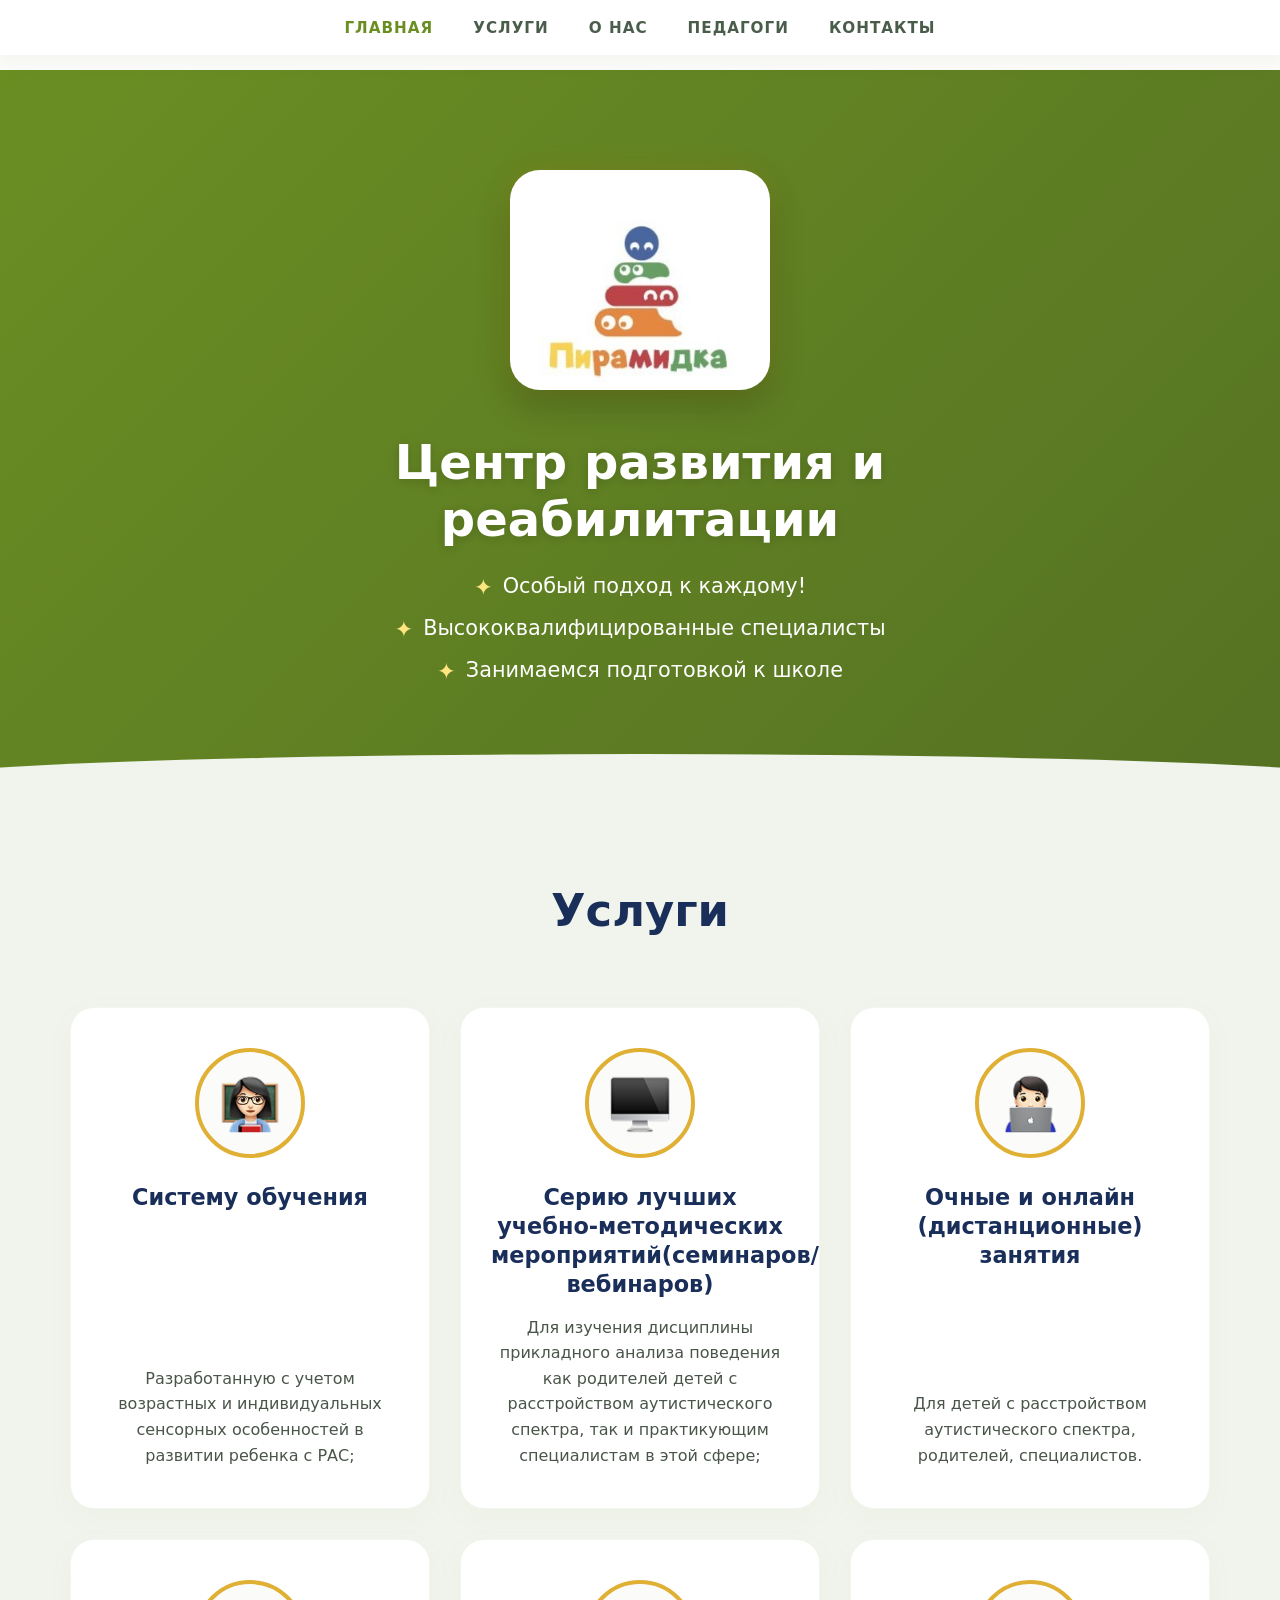
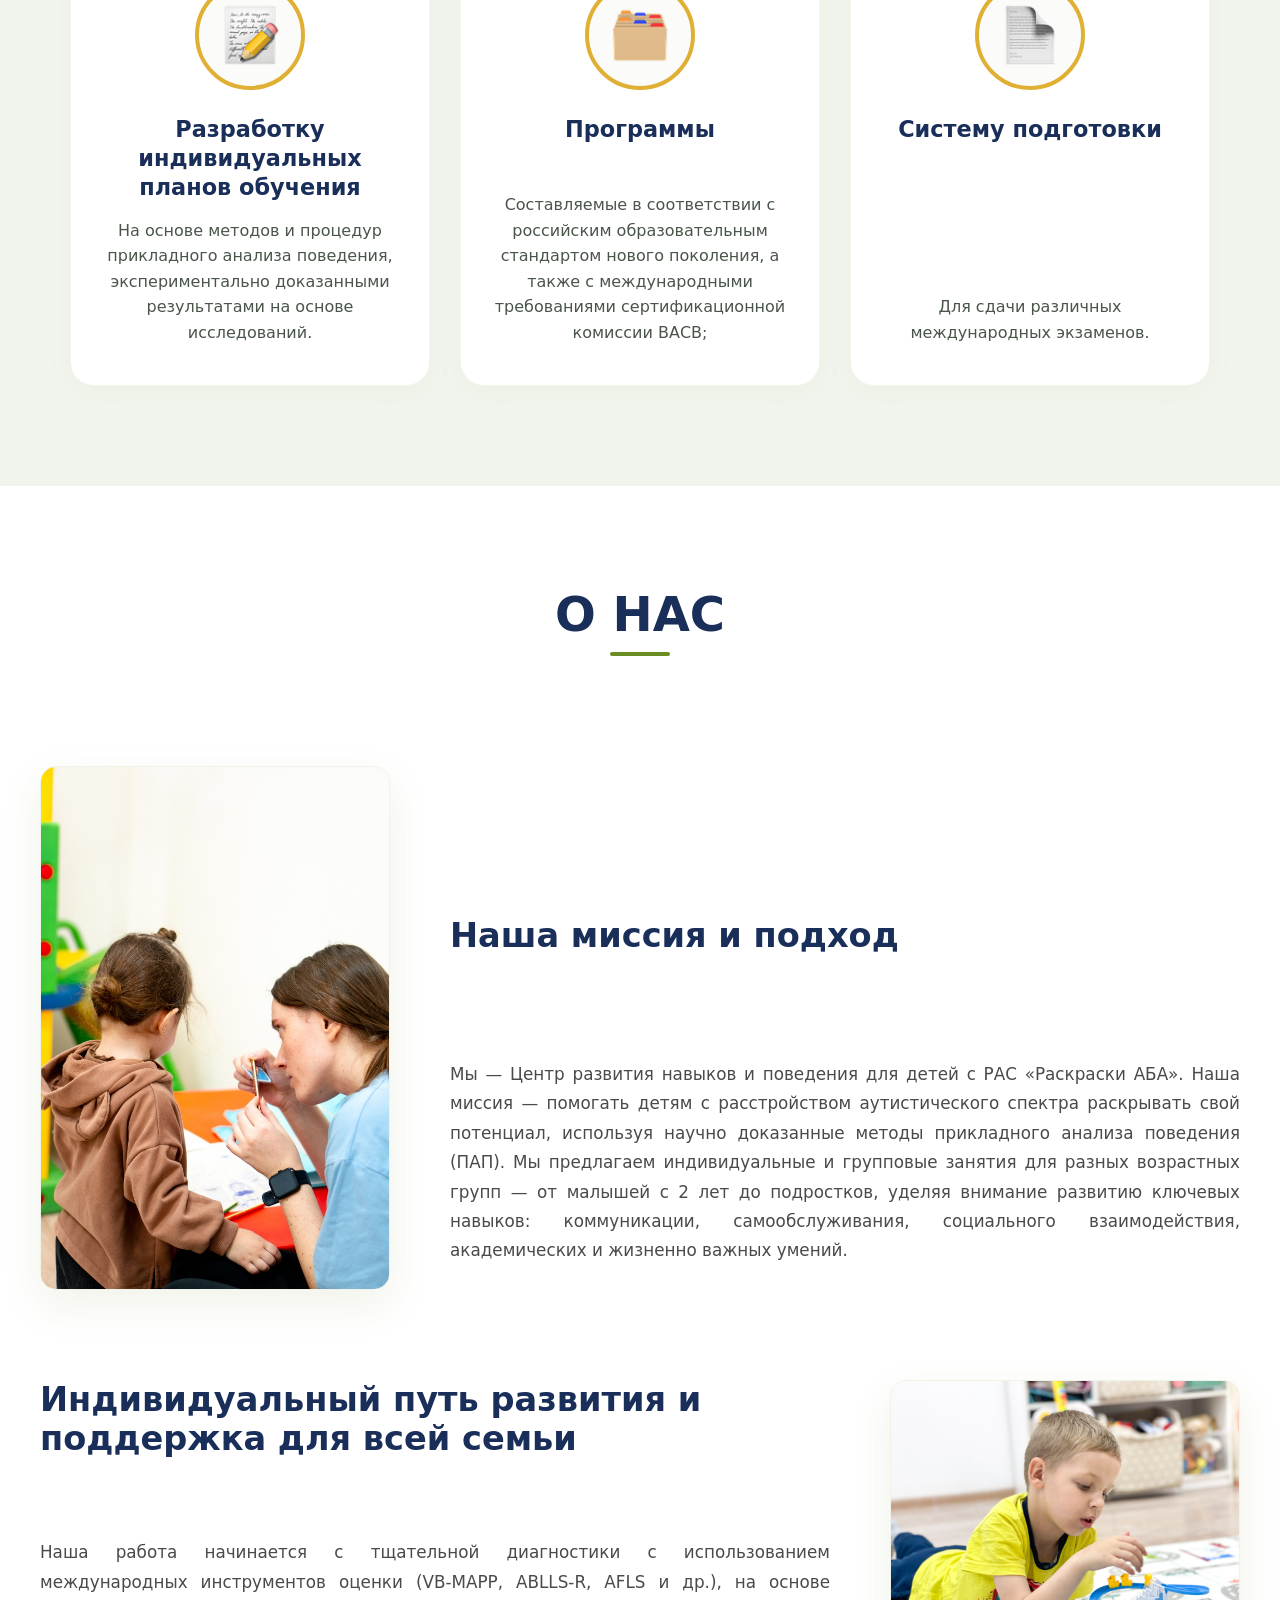
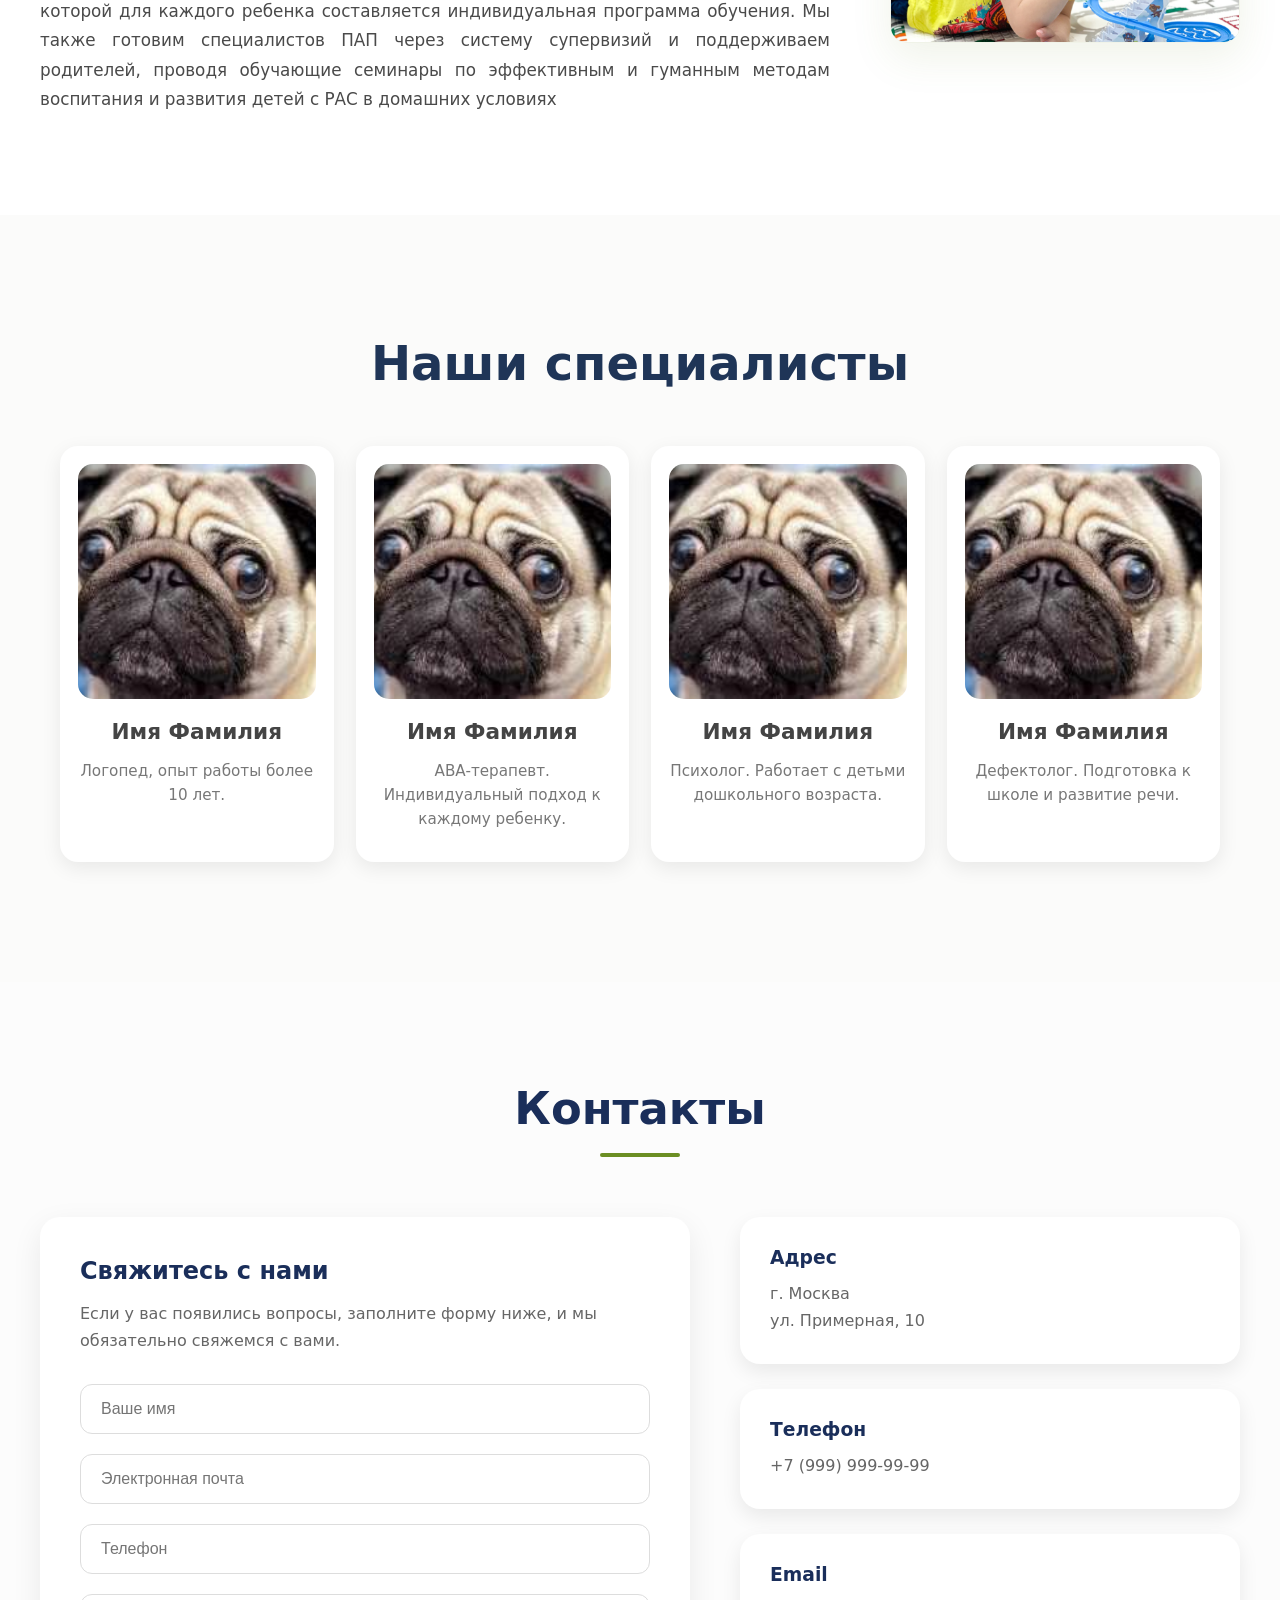
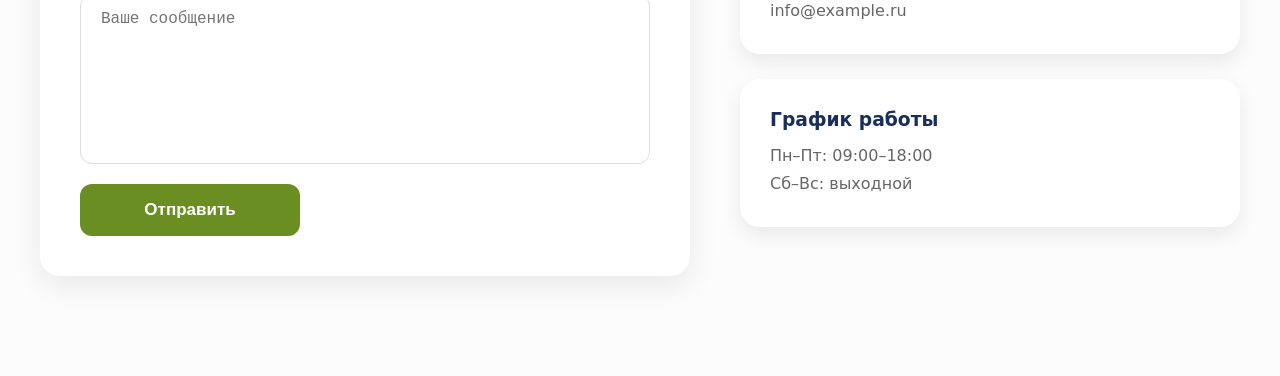
<file: website-app/index.html>
<!DOCTYPE html>
<html lang="ru">
<head>
    <meta charset="UTF-8">
    <meta name="viewport" content="width=device-width, initial-scale=1.0">
    <title>Центр развития и реабилитации «Пирамидка»</title>
    <link rel="stylesheet" href="assets/css/base.css">
</head>
<body>

    <header class="header">
        <div class="header-container">
            <nav class="nav">
                <ul>
                    <li><a href="#shapka" class="active">ГЛАВНАЯ</a></li>
                    <li><a href="#infuslugi">УСЛУГИ</a></li>
                    <li><a href="#infonas">О НАС</a></li>
                    <li><a href="#pedagog">ПЕДАГОГИ</a></li>
                    <li><a href="#contact">КОНТАКТЫ</a></li>
                </ul>
            </nav>

        </div>
    </header>

    <section  id="shapka" class="shapka">
        <div class="shapka-bam" > 
            
            <div class="piramidka">
                <img src="images/пирамидка.jpg">
            </div>

            <div class="infa-shapka">
                
                <h1>
                    Центр развития и реабилитации 
                </h1>
                
                <ul>
                    <li>Особый подход к каждому!</li>
                    <li>Высококвалифицированные специалисты</li>
                    <li>Занимаемся подготовкой к школе</li>
                </ul>
                
            </div>
        </div>   
    </section >

    <section  id="infuslugi" class="uslugi">
        <div class="con-uslugi">
            <h1>Услуги</h1>
            <div class="card-usligi">
                <img src="icons/1.png">
                <h1>Систему обучения</h1>
                <p>
                    Разработанную с учетом возрастных и 
                    индивидуальных сенсорных особенностей
                    в развитии ребенка с РАС;
                </p>
            </div>

            <div class="card-usligi">
                <img src="icons/2.png">
                <h1>Серию лучших учебно-методических
                    мероприятий(семинаров/вебинаров)</h1>
                <p>
                    Для изучения дисциплины прикладного 
                    анализа поведения как родителей детей 
                    с расстройством аутистического спектра, 
                    так и практикующим специалистам в этой сфере;
                </p>
            </div>

            <div class="card-usligi">
                <img src="icons/3.png">
                <h1>Очные и онлайн (дистанционные) занятия</h1>
                <p>
                    Для детей с расстройством аутистического спектра, 
                    родителей, специалистов.
                </p>
            </div>

            <div class="card-usligi">
                <img src="icons/4.png">
                <h1>Разработку индивидуальных планов обучения</h1>
                <p>
                    На основе методов и процедур прикладного анализа поведения, 
                    экспериментально доказанными результатами на основе исследований.
                </p>
            </div>

            <div class="card-usligi">
                <img src="icons/5.png">
                <h1>Программы</h1>
                <p>
                    Составляемые в соответствии с российским образовательным 
                    стандартом нового поколения, а также с международными требованиями 
                    сертификационной комиссии ВАСВ;
                </p>
            </div>

            <div class="card-usligi">
                <img src="icons/6.png">
                <h1>Систему подготовки</h1>
                <p>
                    Для сдачи различных международных экзаменов.
                </p>
            </div>

        </div>

    </section>

    <section  id="infonas" class="onas">

        <div class="cononas">
            <h1>О НАС</h1>
            <div class="onas1">
                <img src="images/onas1.jfif">
                <h1>
                    Наша миссия и подход
                </h1>
                <P>
                    Мы — Центр развития навыков и поведения для детей 
                    с РАС «Раскраски АБА». Наша миссия — помогать детям 
                    с расстройством аутистического спектра раскрывать свой потенциал, 
                    используя научно доказанные методы прикладного анализа поведения 
                    (ПАП). Мы предлагаем индивидуальные и групповые занятия для 
                    разных возрастных групп — от малышей с 2 лет до подростков, 
                    уделяя внимание развитию ключевых навыков: коммуникации, 
                    самообслуживания, социального взаимодействия, академических 
                    и жизненно важных умений.
                </P>
            </div>

            <div class="onas2">
                <img src="images/onas2.jfif">
                <h1>
                    Индивидуальный путь развития и поддержка для всей семьи
                </h1>
                <p>
                    Наша работа начинается с тщательной 
                    диагностики с использованием международных 
                    инструментов оценки (VB-MAPP, ABLLS-R, AFLS и др.), 
                    на основе которой для каждого ребенка составляется 
                    индивидуальная программа обучения. Мы также готовим 
                    специалистов ПАП через систему супервизий и поддерживаем родителей, 
                    проводя обучающие семинары по эффективным и гуманным методам воспитания и развития детей с РАС в домашних условиях
                </p>
            </div>
        </div>

    </section>
    <section  id="pedagog" class="pedagog">

        <h1 class="pedagog-title">Наши специалисты</h1>

        <div class="pedagog-card">

            <div class="card">
                <img src="images/pedagog1.jfif" alt="Педагог">
                <h2>Имя Фамилия</h2>
                <p>Логопед, опыт работы более 10 лет.</p>
            </div>

            <div class="card">
                <img src="images/pedagog1.jfif" alt="Педагог">
                <h2>Имя Фамилия</h2>
                <p>ABA-терапевт. Индивидуальный подход к каждому ребенку.</p>
            </div>

            <div class="card">
                <img src="images/pedagog1.jfif" alt="Педагог">
                <h2>Имя Фамилия</h2>
                <p>Психолог. Работает с детьми дошкольного возраста.</p>
            </div>

            <div class="card">
                <img src="images/pedagog1.jfif" alt="Педагог">
                <h2>Имя Фамилия</h2>
                <p>Дефектолог. Подготовка к школе и развитие речи.</p>
            </div>

        </div>

    </section>
    <section id="contact" class="contact">

        <div class="contact-container">
            <h1 class="contact-title">Контакты</h1>
            <div class="contact-content">
                <div class="contact-form">
                    <h2>Свяжитесь с нами</h2>
                    <p>
                        Если у вас появились вопросы, заполните форму ниже,
                        и мы обязательно свяжемся с вами.
                    </p>
                    <form>
                        <input type="text" placeholder="Ваше имя">
                        <input type="email" placeholder="Электронная почта">
                        <input type="tel" placeholder="Телефон">
                        <textarea placeholder="Ваше сообщение"></textarea>
                        <button>Отправить</button>
                    </form>
                </div>
                <div class="contact-info">
                    <div class="info-card">
                        <h3>Адрес</h3>
                        <p>
                            г. Москва<br>
                            ул. Примерная, 10
                        </p>
                    </div>
                    <div class="info-card">
                        <h3>Телефон</h3>
                        <p>+7 (999) 999-99-99</p>
                    </div>
                    <div class="info-card">
                        <h3>Email</h3>
                        <p>info@example.ru</p>
                    </div>
                    <div class="info-card">
                        <h3>График работы</h3>
                        <p>
                            Пн–Пт: 09:00–18:00<br>
                            Сб–Вс: выходной
                        </p>
                    </div>
                </div>
            </div>
        </div>
    </section>
</body>
</html>
</file>
<file: website-app/assets/css/base.css>
/* ==========================================================================
   1. БАЗОВЫЕ НАСТРОЙКИ И ЦВЕТОВАЯ ПАЛИТРА
   ========================================================================== */
* {
    box-sizing: border-box;
    margin: 0;
    padding: 0;
}

html {
    scroll-behavior: smooth;
    font-family: 'Segoe UI', system-ui, -apple-system, sans-serif;
    /* Мягкий общий фон сайта: благородный кремово-белый */
    background-color: #fbfbfa; 
}

body {
    padding-top: 70px;
    color: #2c3e2e; /* Глубокий темно-зеленый оттенок вместо резкого черного текста */
    overflow-x: hidden;
}

/* ==========================================================================
   2. НАВИГАЦИЯ (HEADER)
   ========================================================================== */
.header {
    position: fixed;
    top: 0;
    left: 0;
    width: 100%;
    /* Полупрозрачный белый фон с эффектом размытия заднего плана — выглядит очень дорого */
    background-color: rgba(255, 255, 255, 0.92);
    backdrop-filter: blur(10px);
    box-shadow: 0 4px 20px rgba(107, 142, 35, 0.06);
    z-index: 9999;
}

.header-container {
    max-width: 1200px;
    margin: 0 auto;
    padding: 18px 20px;
}

.nav ul {
    display: flex;
    justify-content: center;
    list-style: none;
    gap: 40px;
    flex-wrap: wrap;
}

.nav a {
    text-decoration: none;
    color: #4a5d4b;
    font-weight: 700;
    font-size: 0.95rem;
    letter-spacing: 1px;
    transition: all 0.3s ease;
}

.nav a:hover, 
.nav a.active {
    color: olivedrab;
}

/* ==========================================================================
   3. ГЛАВНЫЙ БЛОК (ШАПКА SITE)
   ========================================================================== */
.shapka {
    /* Красивый градиент: от сочного оливкового к чуть более глубокому травяному */
    background: linear-gradient(135deg, olivedrab 0%, #557223 100%);
    color: #ffffff;
    padding: 100px 20px;
    display: flex;
    justify-content: center;
    width: 100%;
    position: relative;
}

/* Декоративная плавная волна снизу шапки, чтобы разбавить геометрию */
.shapka::after {
    content: '';
    position: absolute;
    bottom: 0;
    left: 0;
    width: 100%;
    height: 30px;
    background-color: #f1f4ed; /* Переход в цвет следующего блока */
    clip-path: ellipse(60% 100% at 50% 100%);
}

.shapka-bam {
    display: flex;
    flex-direction: column;
    align-items: center;
    text-align: center;
    max-width: 850px;
    width: 100%;
    height: auto;
    gap: 40px;
    z-index: 2;
}

.piramidka img {
    max-width: 260px;
    width: 100%;
    height: auto;
    border-radius: 30px;
    /* Золотисто-оливковое свечение вокруг главного логотипа */
    box-shadow: 0 15px 35px rgba(0, 0, 0, 0.2), 0 0 25px rgba(218, 165, 32, 0.2);
}

.infa-shapka h1 {
    font-size: 3rem;
    margin-bottom: 25px;
    font-weight: 800;
    line-height: 1.2;
    text-shadow: 0 2px 10px rgba(0, 0, 0, 0.15);
}

.infa-shapka ul {
    list-style: none;
    display: flex;
    flex-direction: column;
    gap: 16px;
    font-size: 1.3rem;
    font-weight: 500;
}

/* Элегантные маркеры перед пунктами в шапке */
.infa-shapka ul li::before {
    content: '✦';
    color: #ffe680; /* Теплый нежно-желтый акцент */
    margin-right: 10px;
    font-size: 1.4rem;
    vertical-align: middle;
}

/* ==========================================================================
   4. РАЗДЕЛ "УСЛУГИ"
   ========================================================================== */
.uslugi {
    /* Нежный фисташково-зеленый фон для всего раздела */
    background-color: #f1f4ed; 
    padding: 100px 20px;
    width: 100%;
}
/* --- ИСПРАВЛЕНИЕ ЗАГОЛОВКА "УСЛУГИ" НАД КАРТОЧКАМИ --- */

/* Находим заголовок h1 прямо внутри .con-uslugi */
.con-uslugi h1 {
    width: 100%;            /* Заставляет заголовок занять всю ширину и вытолкнуть карточки вниз */
    text-align: center;     /* Центрирует текст «Услуги» строго по середине сайта */
    color: #1a2e5a;         /* Ваш глубокий темно-синий цвет */
    font-size: 2.8rem;      /* Крупный красивый размер */
    font-weight: 800;
    margin-bottom: 40px;    /* Отступ снизу от слова "Услуги" до начала карточек */
    flex-direction: row;    
    max-width: 100% !important; /* Сбрасываем жесткое ограничение, чтобы заголовок не зажимался */
}


.con-uslugi {
    max-width: 1200px;
    margin: 0 auto;
    display: flex;
    flex-wrap: wrap;
    justify-content: center;
    gap: 30px;
}

.card-usligi {
    flex: 1;
    min-width: 290px;
    max-width: 360px;
    background-color: #ffffff;
    border-radius: 24px;
    padding: 40px 30px;
    text-align: center;
    /* Очень мягкая натуральная тень */
    box-shadow: 0 8px 30px rgba(107, 142, 35, 0.04);
    display: flex;
    flex-direction: column;
    align-items: center;
    border: 1px solid rgba(107, 142, 35, 0.08);
    transition: transform 0.4s cubic-bezier(0.165, 0.84, 0.44, 1), box-shadow 0.4s ease;
}

/* Интерактивный эффект: карточка приподнимается, а рамка окрашивается в оливковый */
.card-usligi:hover {
    transform: translateY(-8px);
    box-shadow: 0 15px 35px rgba(107, 142, 35, 0.12);
    border-color: olivedrab;
}

.card-usligi img {
    width: 110px;
    height: 110px;
    object-fit: cover;
    border-radius: 50%;
    /* Теплый темно-желтый (горчичный/песочный) ободок вокруг круглых иконок */
    border: 4px solid #e0b034; 
    margin-bottom: 25px;
    background-color: #fbfbfa;
    padding: 12px;
}

.card-usligi h1 {
    color: #1a2e5a; /* Ваш любимый глубокий темно-синий */
    font-size: 1.4rem;
    margin-bottom: 15px;
    font-weight: 700;
    line-height: 1.3;
}

.card-usligi p {
    color: #4a554a; /* Темный графитово-зеленый текст */
    font-size: 1rem;
    line-height: 1.6;
    margin-top: auto;
}

/* ==========================================================================
   5. СЕКЦИЯ "О НАС"
   ========================================================================== */
.onas {
    /* Чистый белый фон, чтобы визуально отделить его от фисташковых Услуг */
    background-color: #ffffff; 
    padding: 100px 20px;
    width: 100%;
}

.cononas {
    max-width: 1200px;
    margin: 0 auto;
    display: flex;
    flex-direction: column;
    gap: 90px;
}

/* Главный заголовок О НАС */
.cononas > h1 {
    color: #1a2e5a; 
    font-size: 3rem;
    text-align: center;
    font-weight: 800;
    margin-bottom: 20px;
    position: relative;
    display: inline-block;
    align-self: center;
}

/* Нежное оливковое подчеркивание под заголовком "О нас" */
.cononas > h1::after {
    content: '';
    display: block;
    width: 60px;
    height: 4px;
    background-color: olivedrab;
    border-radius: 2px;
    margin: 10px auto 0 auto;
}

.onas1 h1, .onas2 h1 {
    color: #1a2e5a; /* Темно-синий */
    font-size: 2.1rem;
    font-weight: 700;
    margin-bottom: 20px;
    text-align: left;
}

.onas1 p, .onas2 p, .onas1 P {
    color: #4a4a4a; /* Спокойный благородный серый */
    font-size: 1.05rem;
    line-height: 1.75;
    text-align: justify;
}

/* Красивое оформление фотографий "О нас" */
.onas1 img, .onas2 img {
    width: 100%;
    max-width: 380px;
    height: auto;
    object-fit: cover;
    border-radius: 16px;
    /* Оливково-зеленая мягкая тень под фотографиями */
    box-shadow: 0 15px 40px rgba(107, 142, 35, 0.1);
    border: 1px solid rgba(107, 142, 35, 0.1);
}

/* --- СЕТКА ДЛЯ БЛОКА 1 (Бок о бок) --- */
.onas1 {
    display: grid;
    grid-template-columns: 350px 1fr;
    gap: 60px;
    align-items: start;
}

.onas1 img { grid-column: 1; grid-row: 1 / 3; }
.onas1 h1 { margin-top: 150px;  grid-column: 2; grid-row: 1; }
.onas1 p, .onas1 P { grid-column: 2; grid-row: 2; }

/* --- СЕТКА ДЛЯ БЛОКА 2 (Бок о бок) --- */
.onas2 {
    display: grid;
    grid-template-columns: 1fr 350px;
    gap: 60px;
    align-items: start;
}

.onas2 h1 { grid-column: 1; grid-row: 1; }
.onas2 p { grid-column: 1; grid-row: 2; }
.onas2 img { grid-column: 2; grid-row: 1 / 3; }

/* ==========================================================================
   6. МОБИЛЬНАЯ АДАПТИВНОСТЬ
   ========================================================================== */
@media (max-width: 992px) {
    .onas1 { grid-template-columns: 300px 1fr; gap: 40px; }
    .onas2 { grid-template-columns: 1fr 300px; gap: 40px; }
    .onas1 img, .onas2 img { max-width: 300px; }
    .infa-shapka h1 { font-size: 2.4rem; }
}

@media (max-width: 768px) {
    body { padding-top: 90px; }
    .nav ul { gap: 15px; }
    .shapka { padding: 70px 15px; }
    .infa-shapka h1 { font-size: 2rem; }
    .infa-shapka ul { font-size: 1.1rem; }
    .uslugi { padding: 60px 15px; }

    .onas1, .onas2 {
        display: flex;
        flex-direction: column;
        gap: 25px;
    }

    .onas1 img, .onas2 img {
        max-width: 100%;
        margin: 0 auto;
    }

    .onas1 h1, .onas2 h1 {
        text-align: center;
        font-size: 1.6rem;
    }

    .onas1 p, .onas2 p, .onas1 P {
        text-align: left;
    }
}
/* ===========================
          ПЕДАГОГИ
=========================== */

.pedagog{
    max-width: 1200px;
    margin: 120px auto;
    padding: 0 20px;
}

.pedagog-title{
    text-align: center;
    font-size: 3rem;
    font-weight: 700;
    color: #1f3557;
    margin-bottom: 55px;
}

.pedagog-card{
    display: grid;
    grid-template-columns: repeat(4, 1fr);
    gap: 22px;
}

.card{
    background: #fff;
    border-radius: 18px;
    padding: 18px;
    box-shadow: 0 6px 20px rgba(0,0,0,.08);
    transition: .3s;
    text-align: center;
}

.card:hover{
    transform: translateY(-8px);
    box-shadow: 0 15px 35px rgba(0,0,0,.15);
}

.card img{
    width: 100%;
    height: 235px;
    object-fit: cover;
    border-radius: 15px;
    display: block;
}

.card h2{
    margin-top: 18px;
    margin-bottom: 12px;
    font-size: 1.35rem;
    color: #444;
    font-weight: 700;
    line-height: 1.4;
}

.card p{
    color: #777;
    font-size: .95rem;
    line-height: 1.6;
    margin-bottom: 12px;
}

/* ===========================
      АДАПТИВ
=========================== */

@media (max-width:1100px){

    .pedagog-card{
        grid-template-columns: repeat(2,1fr);
    }

}

@media (max-width:700px){

    .pedagog-title{
        font-size:2.2rem;
    }

    .pedagog-card{
        grid-template-columns:1fr;
    }

}
/*==========================
        КОНТАКТЫ
==========================*/

.contact{
    padding:100px 20px;
    background:#fcfcfc;
}

.contact-container{
    max-width:1200px;
    margin:auto;
}

.contact-title{
    text-align:center;
    font-size:2.8rem;
    color:#1a2e5a;
    margin-bottom:60px;
    position:relative;
}

.contact-title::after{
    content:"";
    width:80px;
    height:4px;
    background:olivedrab;
    display:block;
    margin:18px auto 0;
    border-radius:10px;
}

.contact-content{
    display:grid;
    grid-template-columns:1.3fr 1fr;
    gap:50px;
}

/* ======== Форма ======== */

.contact-form{
    background:#fff;
    padding:40px;
    border-radius:20px;
    box-shadow:0 10px 30px rgba(0,0,0,.08);
}

.contact-form h2{
    color:#1a2e5a;
    margin-bottom:15px;
}

.contact-form p{
    color:#666;
    margin-bottom:30px;
    line-height:1.7;
}

.contact-form form{
    display:flex;
    flex-direction:column;
    gap:20px;
}

.contact-form input,
.contact-form textarea{

    width:100%;
    padding:15px 20px;

    border:1px solid #ddd;
    border-radius:12px;

    font-size:16px;

    transition:.3s;
}

.contact-form textarea{

    height:170px;
    resize:none;
}

.contact-form input:focus,
.contact-form textarea:focus{

    outline:none;
    border-color:olivedrab;
    box-shadow:0 0 10px rgba(107,142,35,.2);
}

.contact-form button{

    width:220px;

    padding:16px;

    border:none;
    border-radius:12px;

    background:olivedrab;
    color:#fff;

    font-size:17px;
    font-weight:700;

    cursor:pointer;

    transition:.3s;
}

.contact-form button:hover{

    background:#556b2f;

    transform:translateY(-3px);
}

/* ======== Правая часть ======== */

.contact-info{

    display:flex;
    flex-direction:column;
    gap:25px;
}

.info-card{

    background:#fff;

    padding:30px;

    border-radius:20px;

    box-shadow:0 8px 20px rgba(0,0,0,.08);

    transition:.3s;
}

.info-card:hover{

    transform:translateY(-5px);
}

.info-card h3{

    color:#1a2e5a;

    margin-bottom:12px;
}

.info-card p{

    color:#666;

    line-height:1.7;
}

/* ======== Адаптив ======== */

@media(max-width:900px){

    .contact-content{

        grid-template-columns:1fr;
    }

    .contact-form button{

        width:100%;
    }

}
/* =========================
АНИМАЦИИ
========================= */

.hidden{
    opacity: 0;
    transform: translateY(40px);
    transition: all 0.6s ease;
}

.show{
    opacity: 1;
    transform: translateY(0);
}

/* =========================
КНОПКА НАВЕРХ
========================= */

.to-top{
    position: fixed;
    right: 25px;
    bottom: 25px;

    width: 50px;
    height: 50px;

    border: none;
    border-radius: 50%;

    background: olivedrab;
    color: white;

    font-size: 22px;
    font-weight: bold;

    cursor: pointer;

    display: none;

    box-shadow: 0 10px 20px rgba(0,0,0,0.2);
}
</file>
